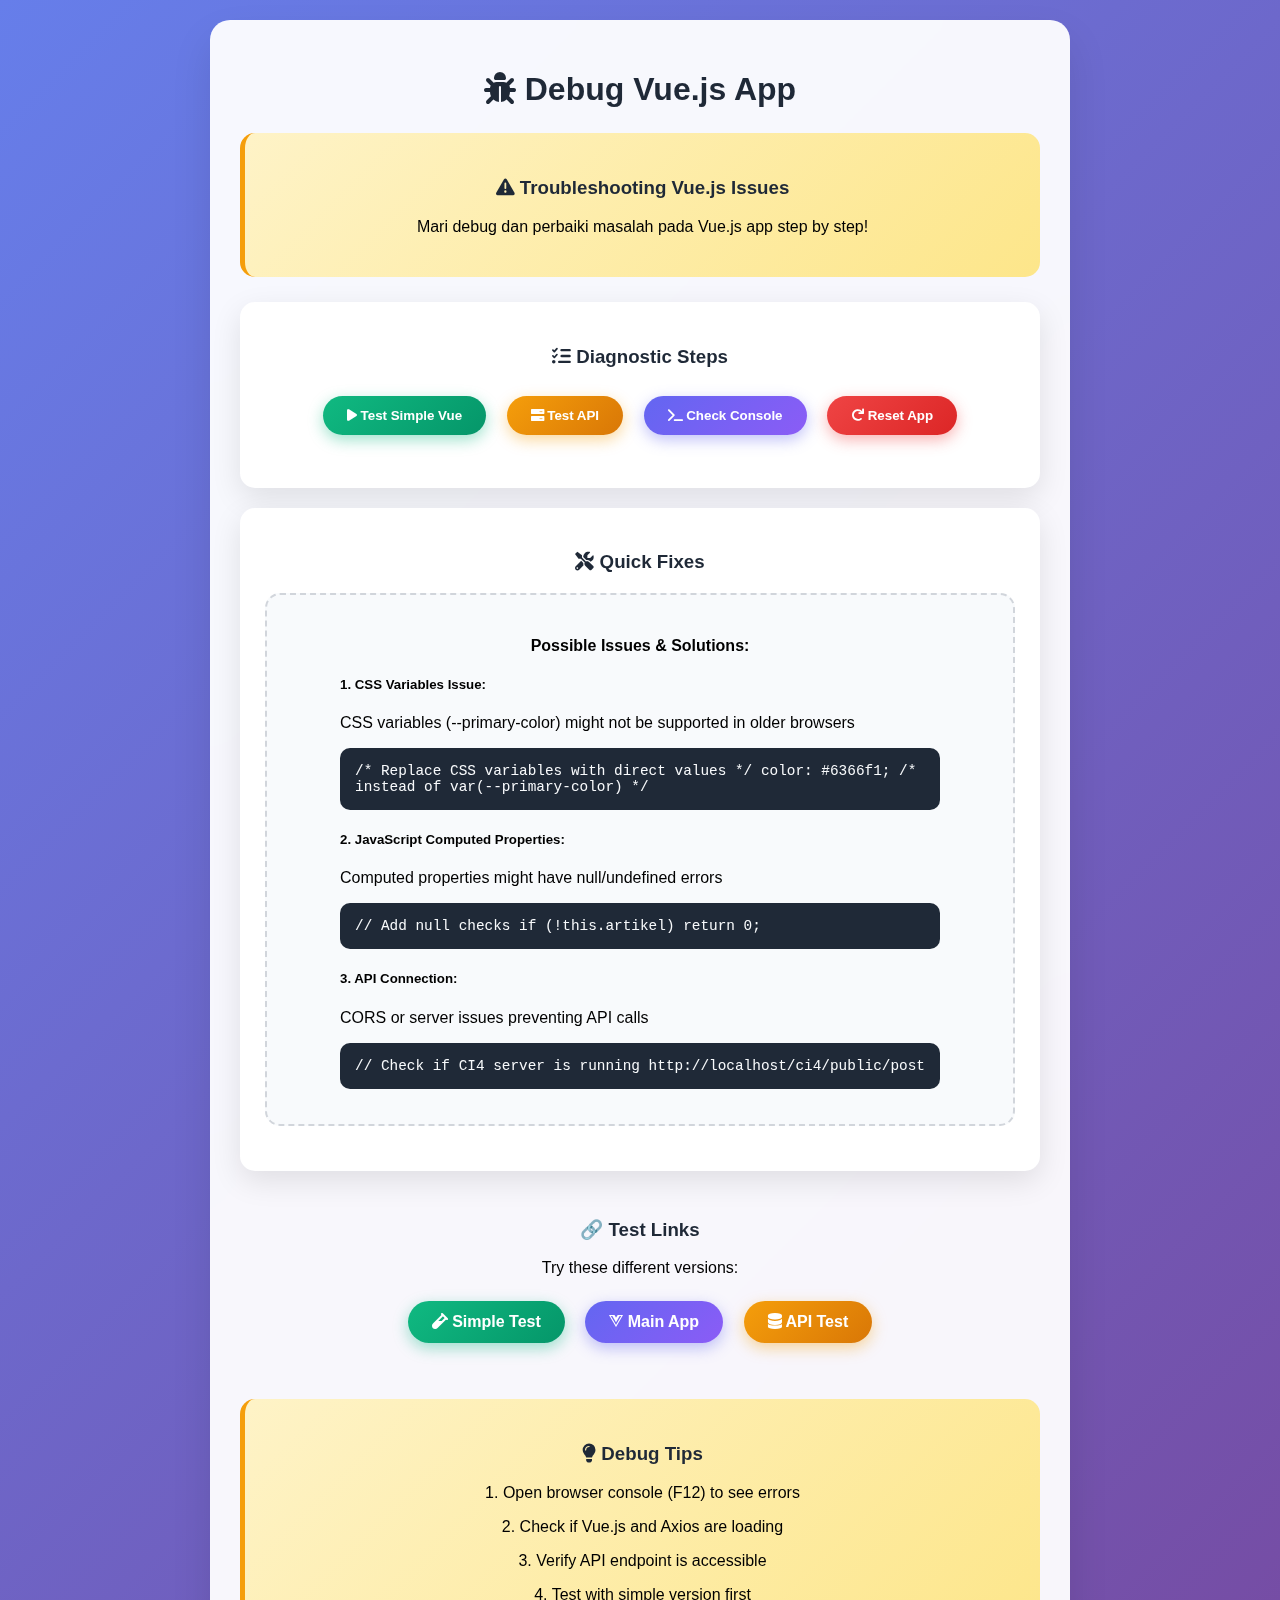
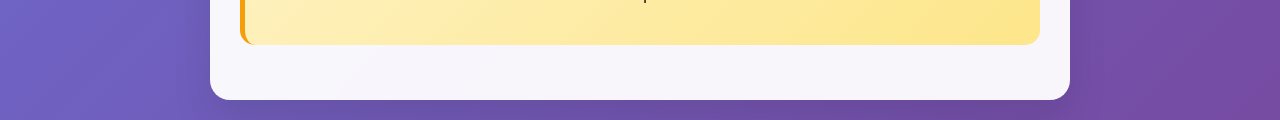
<file: debug-vuejs.html>
<!DOCTYPE html>
<html lang="en">
<head>
    <meta charset="UTF-8">
    <meta name="viewport" content="width=device-width, initial-scale=1.0">
    <title>🔧 Debug Vue.js App</title>
    <style>
        body { 
            font-family: 'Inter', sans-serif; 
            margin: 0; 
            background: linear-gradient(135deg, #667eea 0%, #764ba2 100%);
            min-height: 100vh;
            padding: 20px;
        }
        .container { 
            max-width: 800px; 
            margin: 0 auto; 
            background: rgba(255,255,255,0.95); 
            padding: 30px; 
            border-radius: 20px; 
            box-shadow: 0 20px 40px rgba(0,0,0,0.1);
            backdrop-filter: blur(10px);
        }
        .test-section { 
            background: white;
            border-radius: 15px;
            padding: 25px;
            margin: 20px 0;
            box-shadow: 0 10px 30px rgba(0,0,0,0.1);
        }
        .btn {
            display: inline-block;
            padding: 12px 24px;
            background: linear-gradient(135deg, #6366f1, #8b5cf6);
            color: white;
            text-decoration: none;
            border-radius: 50px;
            font-weight: 600;
            transition: all 0.3s ease;
            margin: 8px;
            box-shadow: 0 5px 15px rgba(99, 102, 241, 0.4);
            border: none;
            cursor: pointer;
        }
        .btn:hover {
            transform: translateY(-3px);
            box-shadow: 0 10px 25px rgba(99, 102, 241, 0.6);
        }
        .btn-success {
            background: linear-gradient(135deg, #10b981, #059669);
            box-shadow: 0 5px 15px rgba(16, 185, 129, 0.4);
        }
        .btn-warning {
            background: linear-gradient(135deg, #f59e0b, #d97706);
            box-shadow: 0 5px 15px rgba(245, 158, 11, 0.4);
        }
        .btn-danger {
            background: linear-gradient(135deg, #ef4444, #dc2626);
            box-shadow: 0 5px 15px rgba(239, 68, 68, 0.4);
        }
        h1, h2, h3 {
            color: #1f2937;
            text-align: center;
        }
        .highlight {
            background: linear-gradient(135deg, #fef3c7, #fde68a);
            padding: 25px;
            border-radius: 15px;
            border-left: 5px solid #f59e0b;
            margin: 25px 0;
            text-align: center;
        }
        .status {
            padding: 5px 15px;
            border-radius: 20px;
            font-size: 0.8rem;
            font-weight: 600;
            margin: 10px 5px;
            display: inline-block;
        }
        .status.success {
            background: #dcfce7;
            color: #166534;
        }
        .status.warning {
            background: #fef3c7;
            color: #92400e;
        }
        .status.error {
            background: #fee2e2;
            color: #991b1b;
        }
        .result-box {
            background: #f8fafc;
            border: 2px dashed #d1d5db;
            border-radius: 15px;
            padding: 20px;
            margin: 20px 0;
            text-align: center;
        }
        #test-results {
            margin-top: 20px;
        }
        .code-block {
            background: #1f2937;
            color: #f8fafc;
            padding: 15px;
            border-radius: 10px;
            font-family: 'Courier New', monospace;
            font-size: 0.9rem;
            overflow-x: auto;
            margin: 15px 0;
        }
    </style>
    <link href="https://cdnjs.cloudflare.com/ajax/libs/font-awesome/6.0.0/css/all.min.css" rel="stylesheet">
</head>
<body>
    <div class="container">
        <h1 style="margin-bottom: 1rem;">
            <i class="fas fa-bug"></i> Debug Vue.js App
        </h1>
        
        <div class="highlight">
            <h3><i class="fas fa-exclamation-triangle"></i> Troubleshooting Vue.js Issues</h3>
            <p>Mari debug dan perbaiki masalah pada Vue.js app step by step!</p>
        </div>

        <div class="test-section">
            <h3><i class="fas fa-list-check"></i> Diagnostic Steps</h3>
            
            <div style="text-align: center; margin: 20px 0;">
                <button onclick="testSimpleVue()" class="btn btn-success">
                    <i class="fas fa-play"></i> Test Simple Vue
                </button>
                <button onclick="testAPI()" class="btn btn-warning">
                    <i class="fas fa-server"></i> Test API
                </button>
                <button onclick="checkConsole()" class="btn">
                    <i class="fas fa-terminal"></i> Check Console
                </button>
                <button onclick="resetApp()" class="btn btn-danger">
                    <i class="fas fa-redo"></i> Reset App
                </button>
            </div>
            
            <div id="test-results"></div>
        </div>

        <div class="test-section">
            <h3><i class="fas fa-tools"></i> Quick Fixes</h3>
            
            <div class="result-box">
                <h4>Possible Issues & Solutions:</h4>
                <div style="text-align: left; max-width: 600px; margin: 0 auto;">
                    <h5>1. CSS Variables Issue:</h5>
                    <p>CSS variables (--primary-color) might not be supported in older browsers</p>
                    <div class="code-block">
                        /* Replace CSS variables with direct values */
                        color: #6366f1; /* instead of var(--primary-color) */
                    </div>
                    
                    <h5>2. JavaScript Computed Properties:</h5>
                    <p>Computed properties might have null/undefined errors</p>
                    <div class="code-block">
                        // Add null checks
                        if (!this.artikel) return 0;
                    </div>
                    
                    <h5>3. API Connection:</h5>
                    <p>CORS or server issues preventing API calls</p>
                    <div class="code-block">
                        // Check if CI4 server is running
                        http://localhost/ci4/public/post
                    </div>
                </div>
            </div>
        </div>

        <div style="text-align: center; margin: 3rem 0;">
            <h3>🔗 Test Links</h3>
            <p>Try these different versions:</p>
            
            <a href="http://localhost/lab8_vuejs/test-simple.html" target="_blank" class="btn btn-success">
                <i class="fas fa-vial"></i> Simple Test
            </a>
            
            <a href="http://localhost/lab8_vuejs/index.html" target="_blank" class="btn">
                <i class="fab fa-vuejs"></i> Main App
            </a>
            
            <a href="http://localhost/ci4/public/post" target="_blank" class="btn btn-warning">
                <i class="fas fa-database"></i> API Test
            </a>
        </div>

        <div class="highlight">
            <h3><i class="fas fa-lightbulb"></i> Debug Tips</h3>
            <p>1. Open browser console (F12) to see errors</p>
            <p>2. Check if Vue.js and Axios are loading</p>
            <p>3. Verify API endpoint is accessible</p>
            <p>4. Test with simple version first</p>
        </div>
    </div>

    <script>
        function testSimpleVue() {
            const resultsDiv = document.getElementById('test-results');
            resultsDiv.innerHTML = '<p><i class="fas fa-spinner fa-spin"></i> Testing simple Vue.js...</p>';
            
            // Test if Vue.js is available
            if (typeof Vue !== 'undefined') {
                resultsDiv.innerHTML = `
                    <div class="status success">✅ Vue.js is available</div>
                    <p>Opening simple test page...</p>
                `;
                window.open('http://localhost/lab8_vuejs/test-simple.html', '_blank');
            } else {
                resultsDiv.innerHTML = `
                    <div class="status error">❌ Vue.js not loaded</div>
                    <p>Vue.js library is not available. Check CDN connection.</p>
                `;
            }
        }

        function testAPI() {
            const resultsDiv = document.getElementById('test-results');
            resultsDiv.innerHTML = '<p><i class="fas fa-spinner fa-spin"></i> Testing API connection...</p>';
            
            fetch('http://localhost/ci4/public/post')
                .then(response => response.json())
                .then(data => {
                    resultsDiv.innerHTML = `
                        <div class="status success">✅ API is working</div>
                        <p>Found ${data.artikel ? data.artikel.length : 0} articles</p>
                        <div class="code-block">${JSON.stringify(data, null, 2).substring(0, 200)}...</div>
                    `;
                })
                .catch(error => {
                    resultsDiv.innerHTML = `
                        <div class="status error">❌ API Error</div>
                        <p>Error: ${error.message}</p>
                        <p>Make sure CI4 server is running on localhost</p>
                    `;
                });
        }

        function checkConsole() {
            const resultsDiv = document.getElementById('test-results');
            resultsDiv.innerHTML = `
                <div class="status warning">⚠️ Check Browser Console</div>
                <p>Press F12 to open Developer Tools and check the Console tab for errors.</p>
                <p>Common errors to look for:</p>
                <ul style="text-align: left; max-width: 500px; margin: 0 auto;">
                    <li>Vue.js not loaded</li>
                    <li>Axios not loaded</li>
                    <li>CSS parsing errors</li>
                    <li>JavaScript syntax errors</li>
                    <li>CORS errors</li>
                </ul>
            `;
        }

        function resetApp() {
            const resultsDiv = document.getElementById('test-results');
            resultsDiv.innerHTML = `
                <div class="status warning">🔄 Resetting App</div>
                <p>Try these steps:</p>
                <ol style="text-align: left; max-width: 500px; margin: 0 auto;">
                    <li>Clear browser cache (Ctrl+F5)</li>
                    <li>Check if CI4 server is running</li>
                    <li>Test simple version first</li>
                    <li>Check browser console for errors</li>
                    <li>Verify all CDN links are working</li>
                </ol>
            `;
        }
    </script>
</body>
</html>
</file>
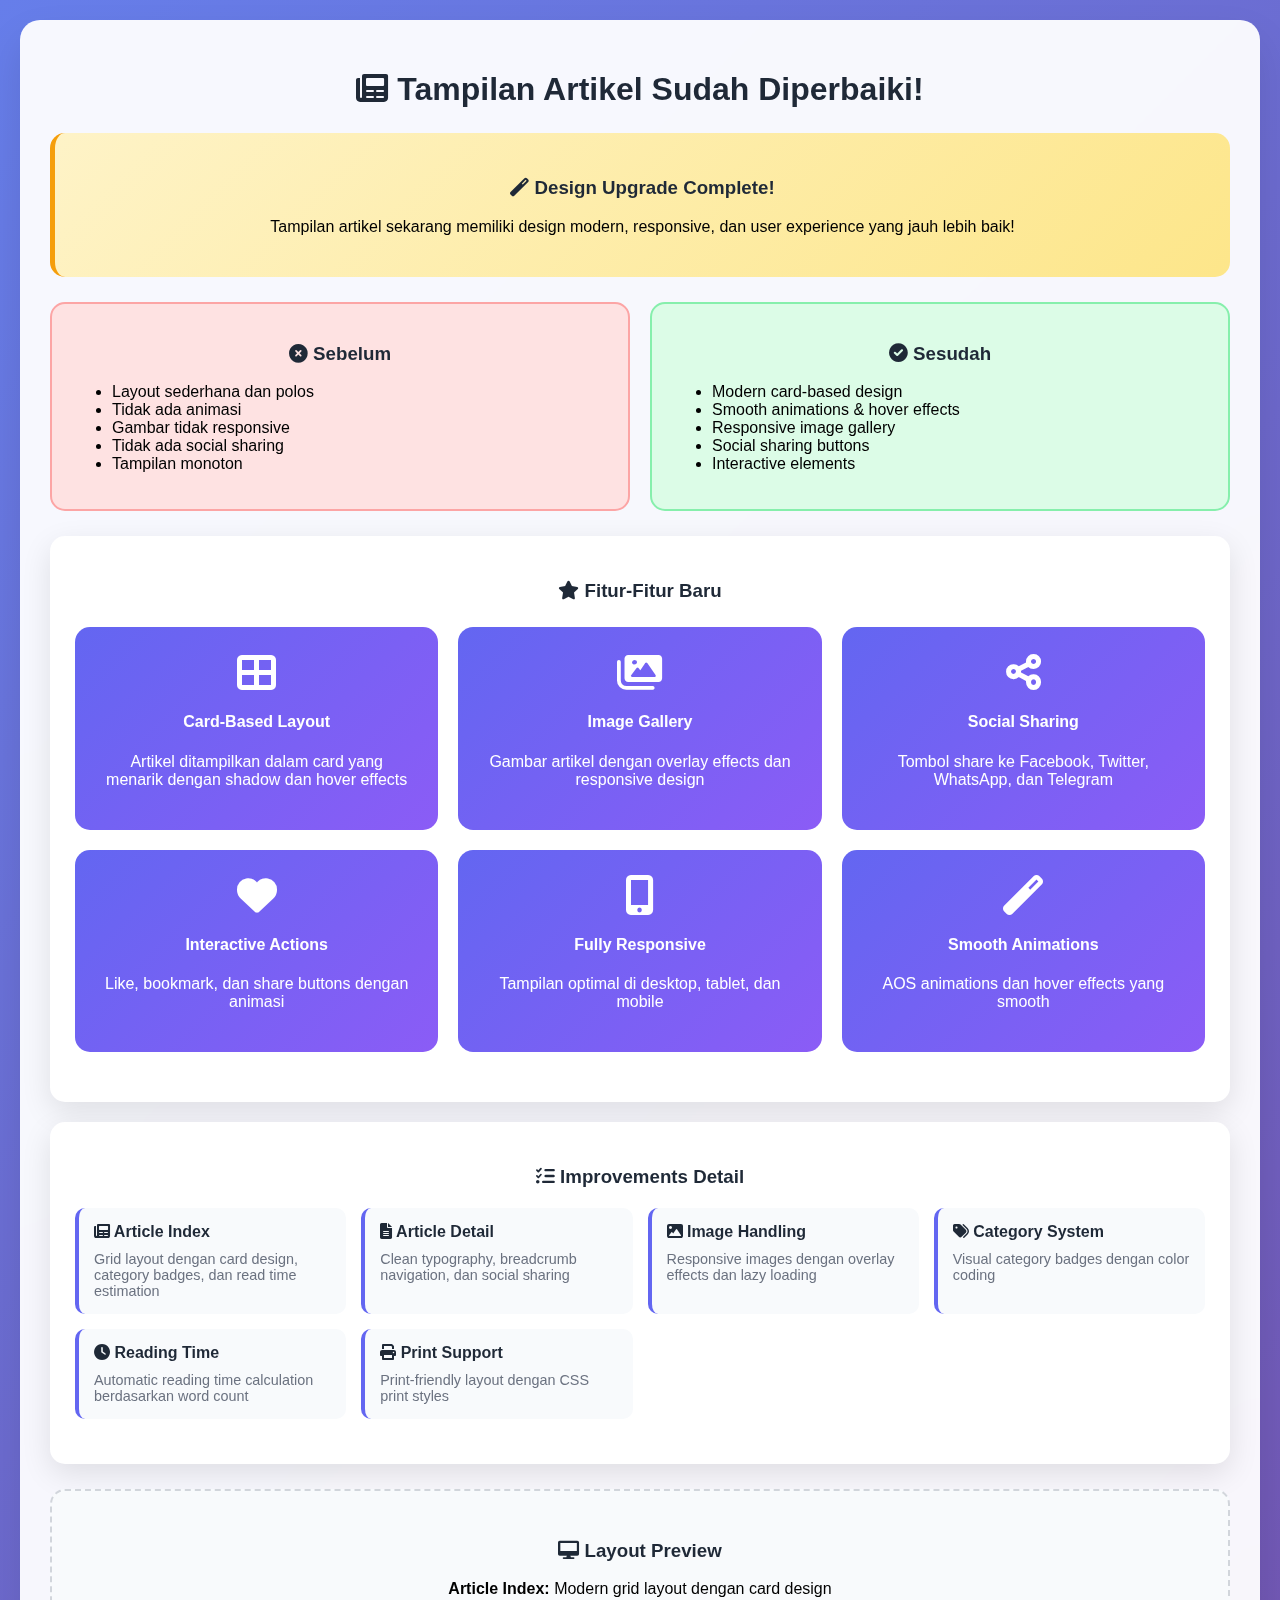
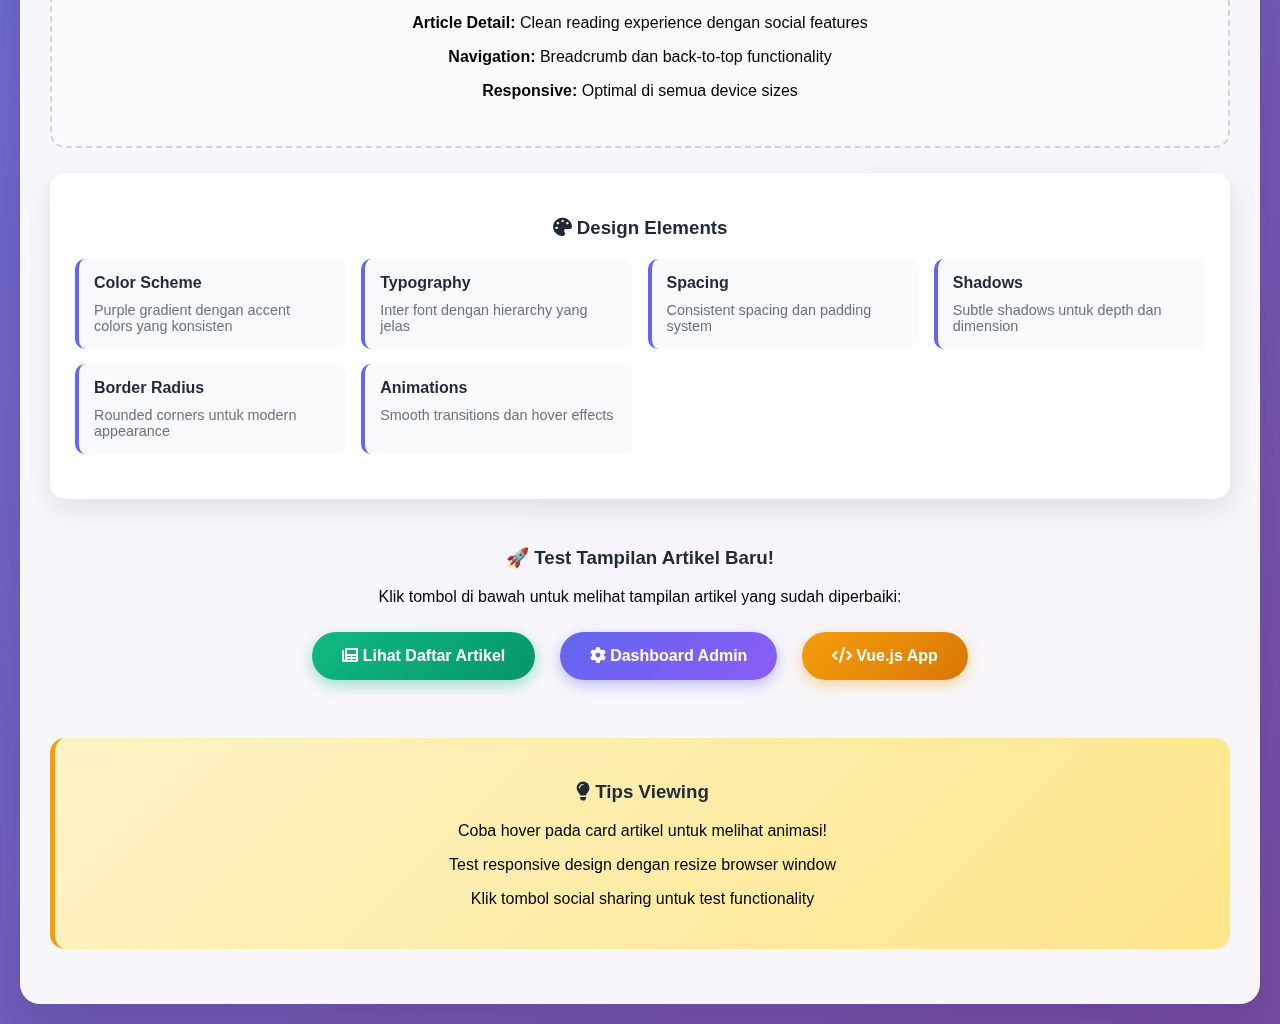
<file: preview-artikel.html>
<!DOCTYPE html>
<html lang="en">
<head>
    <meta charset="UTF-8">
    <meta name="viewport" content="width=device-width, initial-scale=1.0">
    <title>🎨 Preview Tampilan Artikel Baru</title>
    <style>
        body { 
            font-family: 'Inter', sans-serif; 
            margin: 0; 
            background: linear-gradient(135deg, #667eea 0%, #764ba2 100%);
            min-height: 100vh;
            padding: 20px;
        }
        .container { 
            max-width: 1200px; 
            margin: 0 auto; 
            background: rgba(255,255,255,0.95); 
            padding: 30px; 
            border-radius: 20px; 
            box-shadow: 0 20px 40px rgba(0,0,0,0.1);
            backdrop-filter: blur(10px);
        }
        .preview-section { 
            background: white;
            border-radius: 15px;
            padding: 25px;
            margin: 20px 0;
            box-shadow: 0 10px 30px rgba(0,0,0,0.1);
        }
        .feature-grid {
            display: grid;
            grid-template-columns: repeat(auto-fit, minmax(300px, 1fr));
            gap: 20px;
            margin: 25px 0;
        }
        .feature-card {
            background: linear-gradient(135deg, #6366f1, #8b5cf6);
            color: white;
            padding: 25px;
            border-radius: 15px;
            text-align: center;
            transition: transform 0.3s ease;
        }
        .feature-card:hover {
            transform: translateY(-5px);
        }
        .feature-card i {
            font-size: 2.5rem;
            margin-bottom: 15px;
            display: block;
        }
        .btn {
            display: inline-block;
            padding: 15px 30px;
            background: linear-gradient(135deg, #6366f1, #8b5cf6);
            color: white;
            text-decoration: none;
            border-radius: 50px;
            font-weight: 600;
            transition: all 0.3s ease;
            margin: 10px;
            box-shadow: 0 5px 15px rgba(99, 102, 241, 0.4);
        }
        .btn:hover {
            transform: translateY(-3px);
            box-shadow: 0 10px 25px rgba(99, 102, 241, 0.6);
        }
        .btn-success {
            background: linear-gradient(135deg, #10b981, #059669);
            box-shadow: 0 5px 15px rgba(16, 185, 129, 0.4);
        }
        .btn-warning {
            background: linear-gradient(135deg, #f59e0b, #d97706);
            box-shadow: 0 5px 15px rgba(245, 158, 11, 0.4);
        }
        h1, h2, h3 {
            color: #1f2937;
            text-align: center;
        }
        .highlight {
            background: linear-gradient(135deg, #fef3c7, #fde68a);
            padding: 25px;
            border-radius: 15px;
            border-left: 5px solid #f59e0b;
            margin: 25px 0;
            text-align: center;
        }
        .comparison {
            display: grid;
            grid-template-columns: 1fr 1fr;
            gap: 20px;
            margin: 25px 0;
        }
        .before, .after {
            padding: 20px;
            border-radius: 15px;
            text-align: center;
        }
        .before {
            background: #fee2e2;
            border: 2px solid #fca5a5;
        }
        .after {
            background: #dcfce7;
            border: 2px solid #86efac;
        }
        .mockup {
            background: #f8fafc;
            border: 2px dashed #d1d5db;
            border-radius: 15px;
            padding: 30px;
            margin: 25px 0;
            text-align: center;
        }
        .mockup img {
            max-width: 100%;
            border-radius: 10px;
            box-shadow: 0 10px 20px rgba(0,0,0,0.1);
        }
        .features-list {
            display: grid;
            grid-template-columns: repeat(auto-fit, minmax(250px, 1fr));
            gap: 15px;
            margin: 20px 0;
        }
        .feature-item {
            background: #f8fafc;
            padding: 15px;
            border-radius: 10px;
            border-left: 4px solid #6366f1;
        }
        .feature-item h4 {
            margin: 0 0 10px 0;
            color: #1f2937;
        }
        .feature-item p {
            margin: 0;
            color: #6b7280;
            font-size: 0.9rem;
        }
        @media (max-width: 768px) {
            .comparison {
                grid-template-columns: 1fr;
            }
            .container {
                margin: 10px;
                padding: 20px;
            }
        }
    </style>
    <link href="https://cdnjs.cloudflare.com/ajax/libs/font-awesome/6.0.0/css/all.min.css" rel="stylesheet">
</head>
<body>
    <div class="container">
        <h1 style="margin-bottom: 1rem;">
            <i class="fas fa-newspaper"></i> Tampilan Artikel Sudah Diperbaiki!
        </h1>
        
        <div class="highlight">
            <h3><i class="fas fa-magic"></i> Design Upgrade Complete!</h3>
            <p>Tampilan artikel sekarang memiliki design modern, responsive, dan user experience yang jauh lebih baik!</p>
        </div>

        <div class="comparison">
            <div class="before">
                <h3><i class="fas fa-times-circle"></i> Sebelum</h3>
                <ul style="text-align: left;">
                    <li>Layout sederhana dan polos</li>
                    <li>Tidak ada animasi</li>
                    <li>Gambar tidak responsive</li>
                    <li>Tidak ada social sharing</li>
                    <li>Tampilan monoton</li>
                </ul>
            </div>
            <div class="after">
                <h3><i class="fas fa-check-circle"></i> Sesudah</h3>
                <ul style="text-align: left;">
                    <li>Modern card-based design</li>
                    <li>Smooth animations & hover effects</li>
                    <li>Responsive image gallery</li>
                    <li>Social sharing buttons</li>
                    <li>Interactive elements</li>
                </ul>
            </div>
        </div>

        <div class="preview-section">
            <h3><i class="fas fa-star"></i> Fitur-Fitur Baru</h3>
            
            <div class="feature-grid">
                <div class="feature-card">
                    <i class="fas fa-th-large"></i>
                    <h4>Card-Based Layout</h4>
                    <p>Artikel ditampilkan dalam card yang menarik dengan shadow dan hover effects</p>
                </div>
                <div class="feature-card">
                    <i class="fas fa-images"></i>
                    <h4>Image Gallery</h4>
                    <p>Gambar artikel dengan overlay effects dan responsive design</p>
                </div>
                <div class="feature-card">
                    <i class="fas fa-share-alt"></i>
                    <h4>Social Sharing</h4>
                    <p>Tombol share ke Facebook, Twitter, WhatsApp, dan Telegram</p>
                </div>
                <div class="feature-card">
                    <i class="fas fa-heart"></i>
                    <h4>Interactive Actions</h4>
                    <p>Like, bookmark, dan share buttons dengan animasi</p>
                </div>
                <div class="feature-card">
                    <i class="fas fa-mobile-alt"></i>
                    <h4>Fully Responsive</h4>
                    <p>Tampilan optimal di desktop, tablet, dan mobile</p>
                </div>
                <div class="feature-card">
                    <i class="fas fa-magic"></i>
                    <h4>Smooth Animations</h4>
                    <p>AOS animations dan hover effects yang smooth</p>
                </div>
            </div>
        </div>

        <div class="preview-section">
            <h3><i class="fas fa-list-check"></i> Improvements Detail</h3>
            
            <div class="features-list">
                <div class="feature-item">
                    <h4><i class="fas fa-newspaper"></i> Article Index</h4>
                    <p>Grid layout dengan card design, category badges, dan read time estimation</p>
                </div>
                <div class="feature-item">
                    <h4><i class="fas fa-file-alt"></i> Article Detail</h4>
                    <p>Clean typography, breadcrumb navigation, dan social sharing</p>
                </div>
                <div class="feature-item">
                    <h4><i class="fas fa-image"></i> Image Handling</h4>
                    <p>Responsive images dengan overlay effects dan lazy loading</p>
                </div>
                <div class="feature-item">
                    <h4><i class="fas fa-tags"></i> Category System</h4>
                    <p>Visual category badges dengan color coding</p>
                </div>
                <div class="feature-item">
                    <h4><i class="fas fa-clock"></i> Reading Time</h4>
                    <p>Automatic reading time calculation berdasarkan word count</p>
                </div>
                <div class="feature-item">
                    <h4><i class="fas fa-print"></i> Print Support</h4>
                    <p>Print-friendly layout dengan CSS print styles</p>
                </div>
            </div>
        </div>

        <div class="mockup">
            <h3><i class="fas fa-desktop"></i> Layout Preview</h3>
            <p><strong>Article Index:</strong> Modern grid layout dengan card design</p>
            <p><strong>Article Detail:</strong> Clean reading experience dengan social features</p>
            <p><strong>Navigation:</strong> Breadcrumb dan back-to-top functionality</p>
            <p><strong>Responsive:</strong> Optimal di semua device sizes</p>
        </div>

        <div class="preview-section">
            <h3><i class="fas fa-palette"></i> Design Elements</h3>
            <div class="features-list">
                <div class="feature-item">
                    <h4>Color Scheme</h4>
                    <p>Purple gradient dengan accent colors yang konsisten</p>
                </div>
                <div class="feature-item">
                    <h4>Typography</h4>
                    <p>Inter font dengan hierarchy yang jelas</p>
                </div>
                <div class="feature-item">
                    <h4>Spacing</h4>
                    <p>Consistent spacing dan padding system</p>
                </div>
                <div class="feature-item">
                    <h4>Shadows</h4>
                    <p>Subtle shadows untuk depth dan dimension</p>
                </div>
                <div class="feature-item">
                    <h4>Border Radius</h4>
                    <p>Rounded corners untuk modern appearance</p>
                </div>
                <div class="feature-item">
                    <h4>Animations</h4>
                    <p>Smooth transitions dan hover effects</p>
                </div>
            </div>
        </div>

        <div style="text-align: center; margin: 3rem 0;">
            <h3>🚀 Test Tampilan Artikel Baru!</h3>
            <p>Klik tombol di bawah untuk melihat tampilan artikel yang sudah diperbaiki:</p>
            
            <a href="http://localhost/ci4/public/artikel" target="_blank" class="btn btn-success">
                <i class="fas fa-newspaper"></i> Lihat Daftar Artikel
            </a>
            
            <a href="http://localhost/ci4/public/admin/artikel" target="_blank" class="btn">
                <i class="fas fa-cog"></i> Dashboard Admin
            </a>
            
            <a href="http://localhost/lab8_vuejs/index.html" target="_blank" class="btn btn-warning">
                <i class="fas fa-code"></i> Vue.js App
            </a>
        </div>

        <div class="highlight">
            <h3><i class="fas fa-lightbulb"></i> Tips Viewing</h3>
            <p>Coba hover pada card artikel untuk melihat animasi!</p>
            <p>Test responsive design dengan resize browser window</p>
            <p>Klik tombol social sharing untuk test functionality</p>
        </div>
    </div>
</body>
</html>
</file>
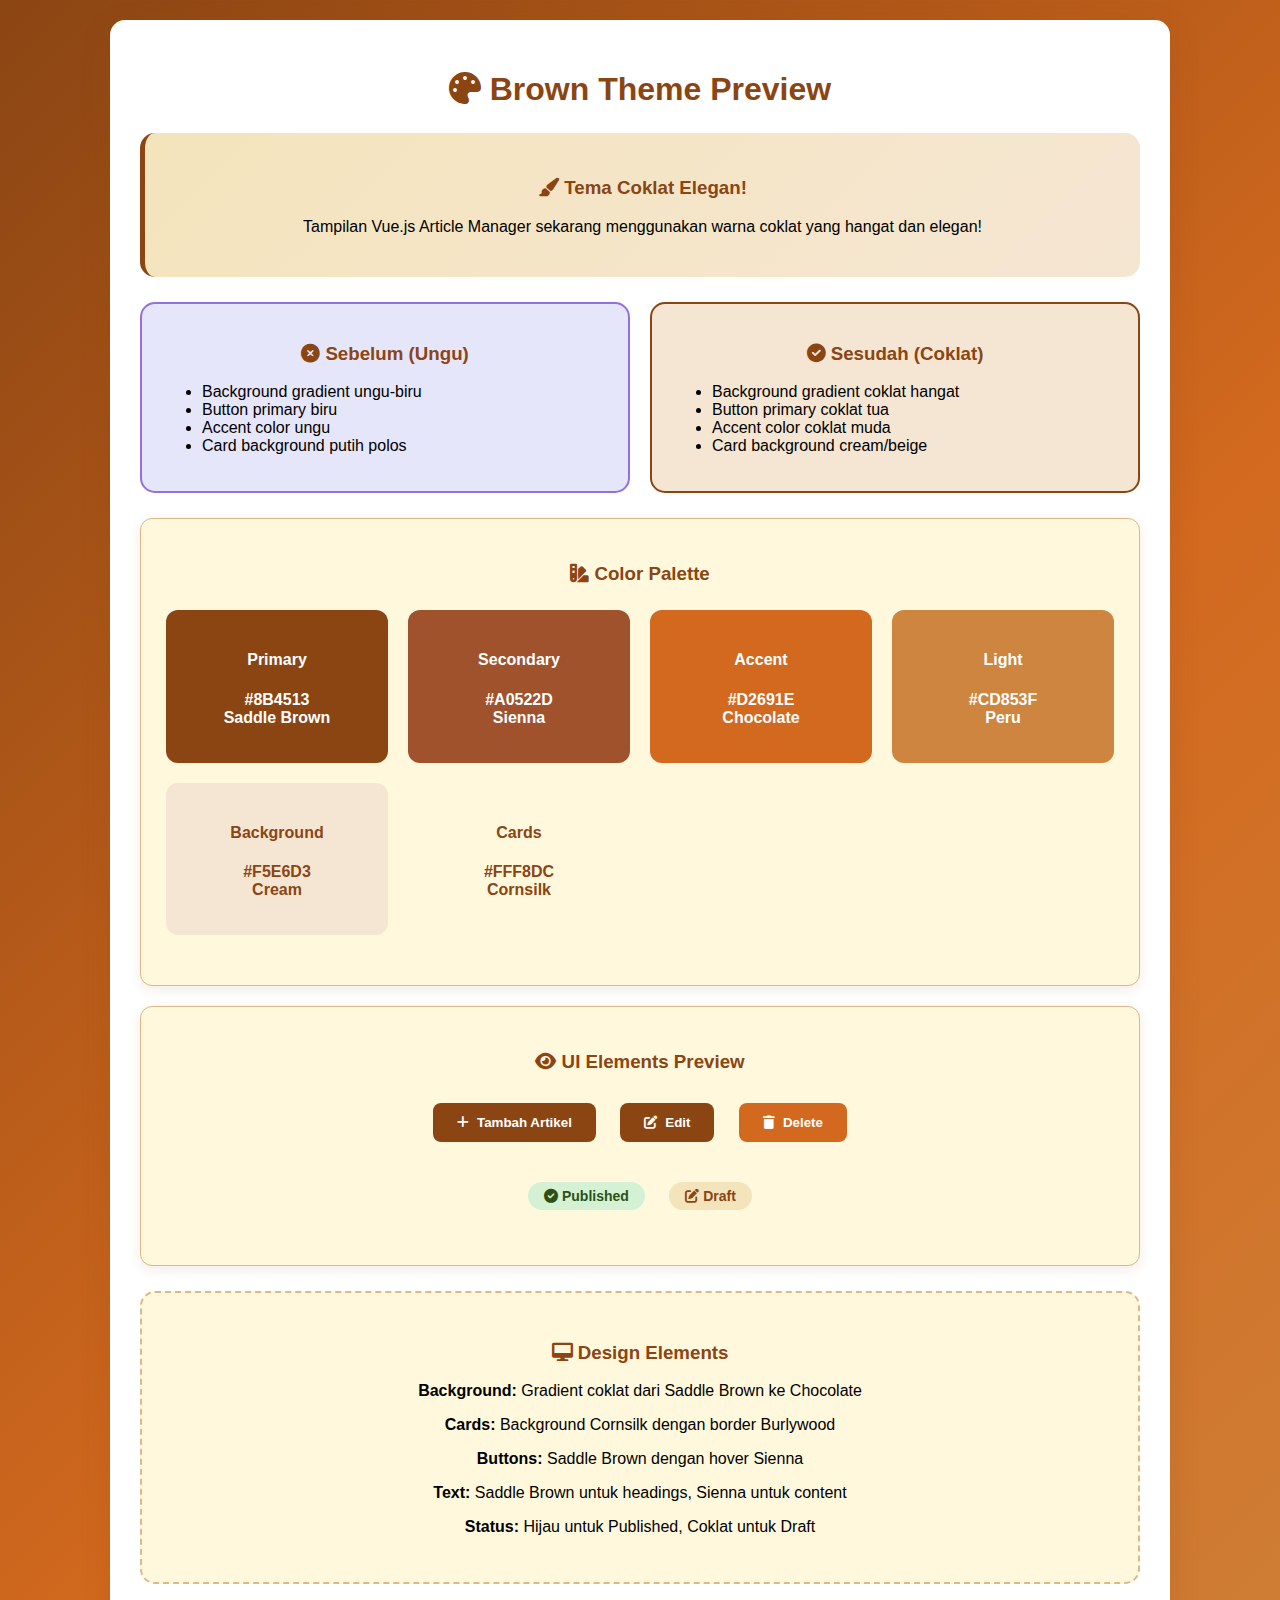
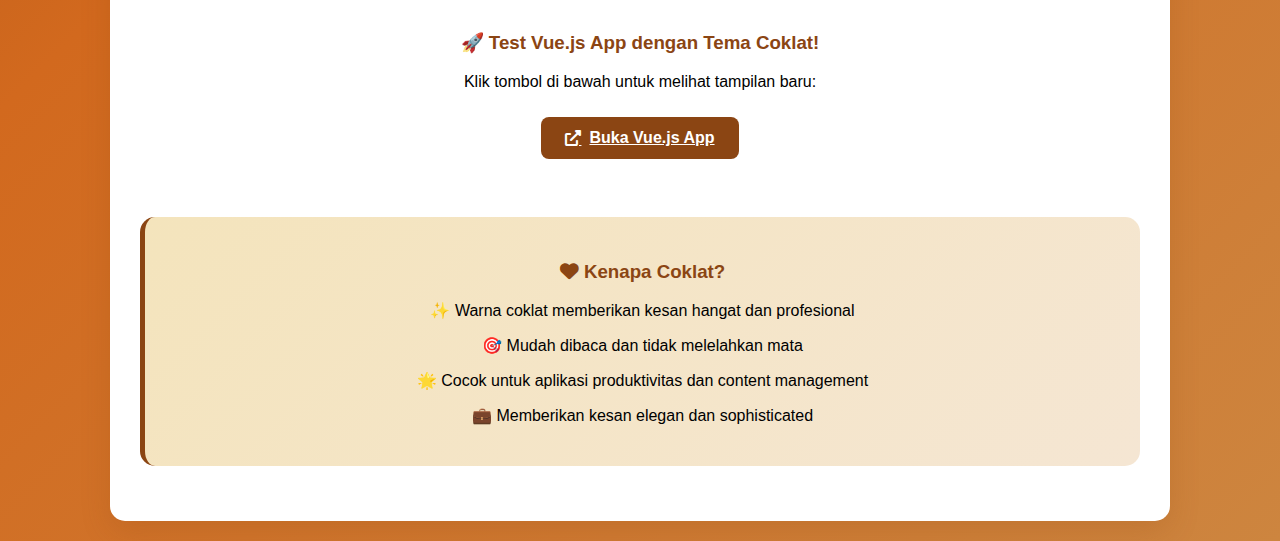
<file: preview-brown-theme.html>
<!DOCTYPE html>
<html lang="en">
<head>
    <meta charset="UTF-8">
    <meta name="viewport" content="width=device-width, initial-scale=1.0">
    <title>🎨 Preview Brown Theme</title>
    <style>
        body { 
            font-family: 'Arial', sans-serif; 
            margin: 0; 
            background: linear-gradient(135deg, #8B4513 0%, #D2691E 50%, #CD853F 100%);
            min-height: 100vh;
            padding: 20px;
        }
        .container { 
            max-width: 1000px; 
            margin: 0 auto; 
            background: white; 
            padding: 30px; 
            border-radius: 15px; 
            box-shadow: 0 10px 30px rgba(139, 69, 19, 0.2);
        }
        .preview-section { 
            background: #FFF8DC;
            border-radius: 12px;
            padding: 25px;
            margin: 20px 0;
            box-shadow: 0 4px 12px rgba(139, 69, 19, 0.1);
            border: 1px solid #DEB887;
        }
        .color-palette {
            display: grid;
            grid-template-columns: repeat(auto-fit, minmax(200px, 1fr));
            gap: 20px;
            margin: 25px 0;
        }
        .color-card {
            text-align: center;
            padding: 20px;
            border-radius: 12px;
            color: white;
            font-weight: bold;
        }
        .color-primary { background: #8B4513; }
        .color-secondary { background: #A0522D; }
        .color-accent { background: #D2691E; }
        .color-light { background: #CD853F; }
        .color-cream { background: #F5E6D3; color: #8B4513; }
        .color-beige { background: #FFF8DC; color: #8B4513; }
        
        .btn {
            background: #8B4513;
            color: white;
            border: none;
            padding: 12px 24px;
            border-radius: 8px;
            cursor: pointer;
            font-weight: 600;
            margin: 10px;
            transition: all 0.3s ease;
            display: inline-flex;
            align-items: center;
            gap: 8px;
        }
        .btn:hover {
            background: #A0522D;
            transform: translateY(-2px);
        }
        .btn-danger {
            background: #D2691E;
        }
        .btn-danger:hover {
            background: #B8860B;
        }
        h1, h2, h3 {
            color: #8B4513;
            text-align: center;
        }
        .highlight {
            background: linear-gradient(135deg, #F4E4BC, #F5E6D3);
            padding: 25px;
            border-radius: 15px;
            border-left: 5px solid #8B4513;
            margin: 25px 0;
            text-align: center;
        }
        .comparison {
            display: grid;
            grid-template-columns: 1fr 1fr;
            gap: 20px;
            margin: 25px 0;
        }
        .before, .after {
            padding: 20px;
            border-radius: 15px;
            text-align: center;
        }
        .before {
            background: #E6E6FA;
            border: 2px solid #9370DB;
        }
        .after {
            background: #F5E6D3;
            border: 2px solid #8B4513;
        }
        .mockup {
            background: #FFF8DC;
            border: 2px dashed #DEB887;
            border-radius: 15px;
            padding: 30px;
            margin: 25px 0;
            text-align: center;
        }
        .status-demo {
            display: inline-block;
            padding: 6px 16px;
            border-radius: 20px;
            font-size: 14px;
            font-weight: 600;
            margin: 10px;
        }
        .status-published {
            background: #D4F1D4;
            color: #2D5016;
        }
        .status-draft {
            background: #F4E4BC;
            color: #8B4513;
        }
        @media (max-width: 768px) {
            .comparison {
                grid-template-columns: 1fr;
            }
            .container {
                margin: 10px;
                padding: 20px;
            }
        }
    </style>
    <link href="https://cdnjs.cloudflare.com/ajax/libs/font-awesome/6.0.0/css/all.min.css" rel="stylesheet">
</head>
<body>
    <div class="container">
        <h1 style="margin-bottom: 1rem;">
            <i class="fas fa-palette"></i> Brown Theme Preview
        </h1>
        
        <div class="highlight">
            <h3><i class="fas fa-paint-brush"></i> Tema Coklat Elegan!</h3>
            <p>Tampilan Vue.js Article Manager sekarang menggunakan warna coklat yang hangat dan elegan!</p>
        </div>

        <div class="comparison">
            <div class="before">
                <h3><i class="fas fa-times-circle"></i> Sebelum (Ungu)</h3>
                <ul style="text-align: left;">
                    <li>Background gradient ungu-biru</li>
                    <li>Button primary biru</li>
                    <li>Accent color ungu</li>
                    <li>Card background putih polos</li>
                </ul>
            </div>
            <div class="after">
                <h3><i class="fas fa-check-circle"></i> Sesudah (Coklat)</h3>
                <ul style="text-align: left;">
                    <li>Background gradient coklat hangat</li>
                    <li>Button primary coklat tua</li>
                    <li>Accent color coklat muda</li>
                    <li>Card background cream/beige</li>
                </ul>
            </div>
        </div>

        <div class="preview-section">
            <h3><i class="fas fa-swatchbook"></i> Color Palette</h3>
            
            <div class="color-palette">
                <div class="color-card color-primary">
                    <h4>Primary</h4>
                    <p>#8B4513<br>Saddle Brown</p>
                </div>
                <div class="color-card color-secondary">
                    <h4>Secondary</h4>
                    <p>#A0522D<br>Sienna</p>
                </div>
                <div class="color-card color-accent">
                    <h4>Accent</h4>
                    <p>#D2691E<br>Chocolate</p>
                </div>
                <div class="color-card color-light">
                    <h4>Light</h4>
                    <p>#CD853F<br>Peru</p>
                </div>
                <div class="color-card color-cream">
                    <h4>Background</h4>
                    <p>#F5E6D3<br>Cream</p>
                </div>
                <div class="color-card color-beige">
                    <h4>Cards</h4>
                    <p>#FFF8DC<br>Cornsilk</p>
                </div>
            </div>
        </div>

        <div class="preview-section">
            <h3><i class="fas fa-eye"></i> UI Elements Preview</h3>
            
            <div style="text-align: center; margin: 20px 0;">
                <button class="btn">
                    <i class="fas fa-plus"></i> Tambah Artikel
                </button>
                <button class="btn">
                    <i class="fas fa-edit"></i> Edit
                </button>
                <button class="btn btn-danger">
                    <i class="fas fa-trash"></i> Delete
                </button>
            </div>
            
            <div style="text-align: center; margin: 20px 0;">
                <span class="status-demo status-published">
                    <i class="fas fa-check-circle"></i> Published
                </span>
                <span class="status-demo status-draft">
                    <i class="fas fa-edit"></i> Draft
                </span>
            </div>
        </div>

        <div class="mockup">
            <h3><i class="fas fa-desktop"></i> Design Elements</h3>
            <p><strong>Background:</strong> Gradient coklat dari Saddle Brown ke Chocolate</p>
            <p><strong>Cards:</strong> Background Cornsilk dengan border Burlywood</p>
            <p><strong>Buttons:</strong> Saddle Brown dengan hover Sienna</p>
            <p><strong>Text:</strong> Saddle Brown untuk headings, Sienna untuk content</p>
            <p><strong>Status:</strong> Hijau untuk Published, Coklat untuk Draft</p>
        </div>

        <div style="text-align: center; margin: 3rem 0;">
            <h3>🚀 Test Vue.js App dengan Tema Coklat!</h3>
            <p>Klik tombol di bawah untuk melihat tampilan baru:</p>
            
            <a href="http://localhost/lab8_vuejs/index.html" target="_blank" class="btn">
                <i class="fas fa-external-link-alt"></i> Buka Vue.js App
            </a>
        </div>

        <div class="highlight">
            <h3><i class="fas fa-heart"></i> Kenapa Coklat?</h3>
            <p>✨ Warna coklat memberikan kesan hangat dan profesional</p>
            <p>🎯 Mudah dibaca dan tidak melelahkan mata</p>
            <p>🌟 Cocok untuk aplikasi produktivitas dan content management</p>
            <p>💼 Memberikan kesan elegan dan sophisticated</p>
        </div>
    </div>
</body>
</html>
</file>
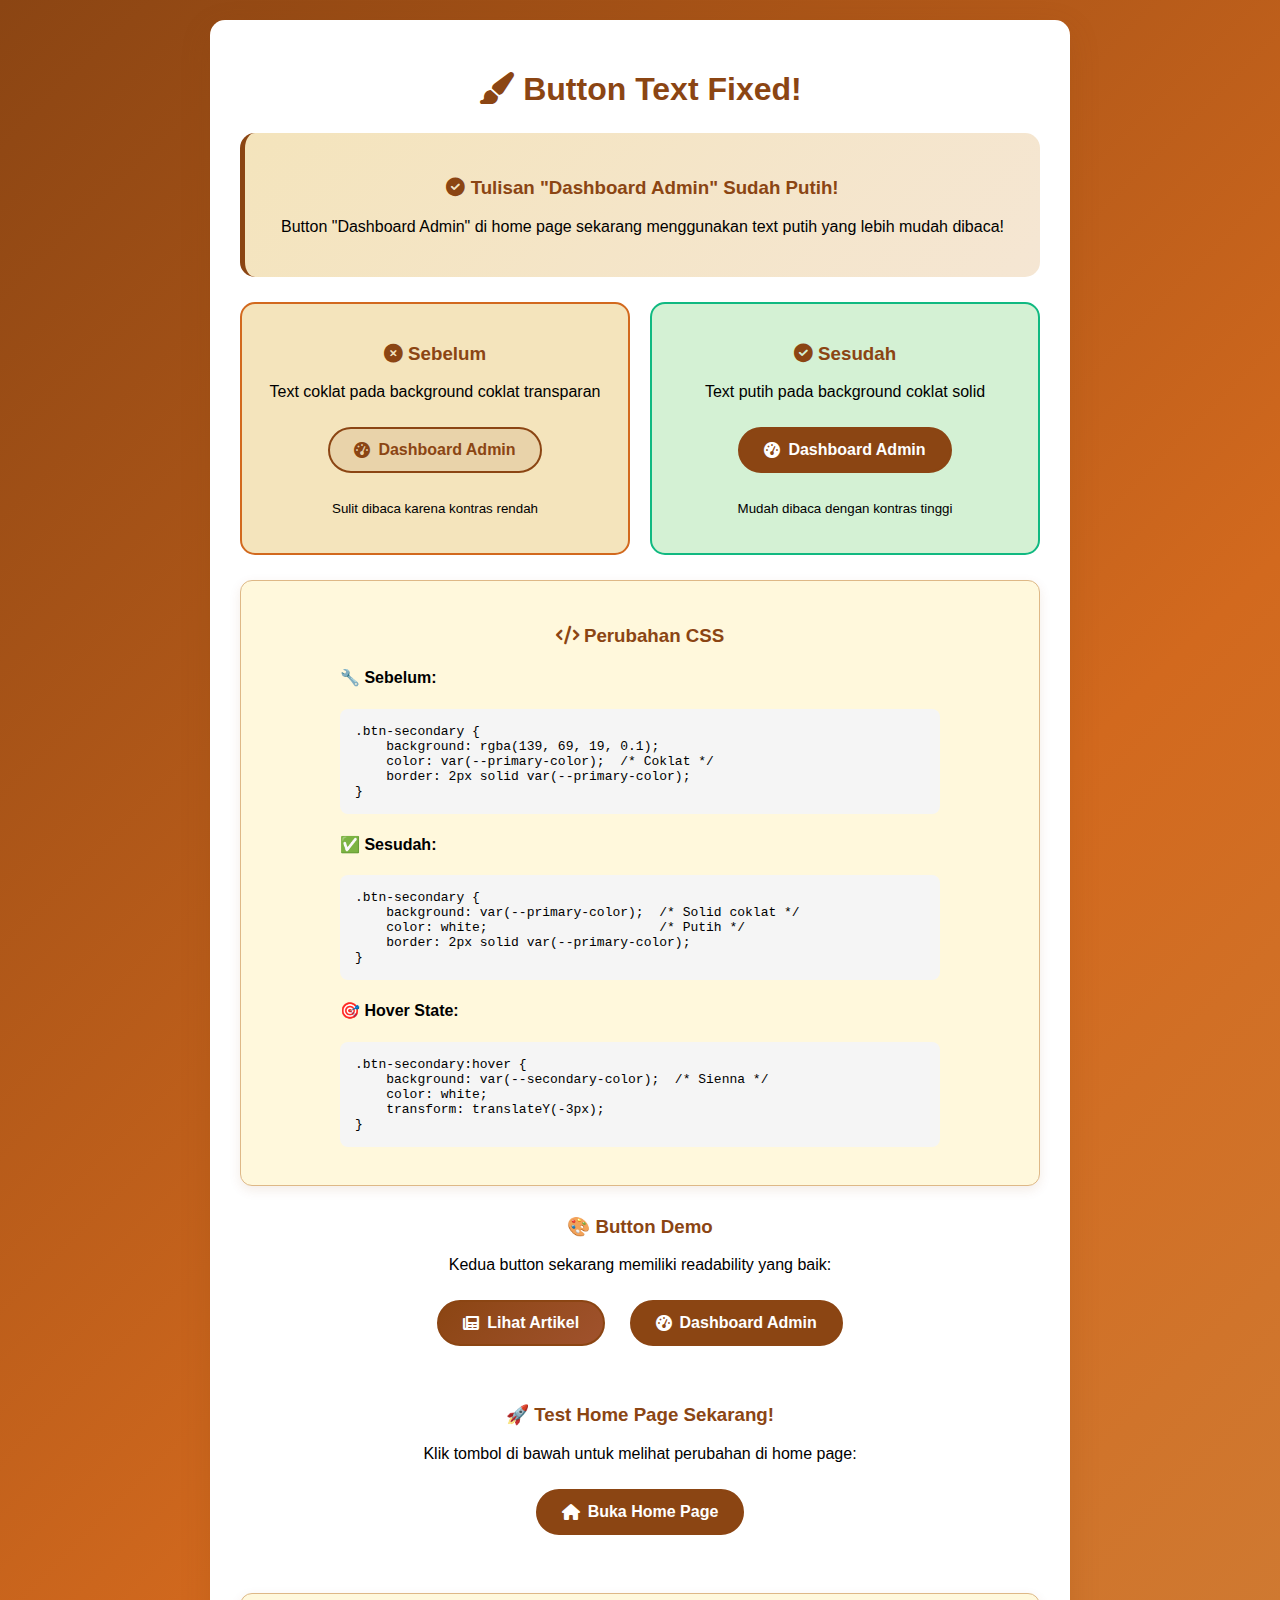
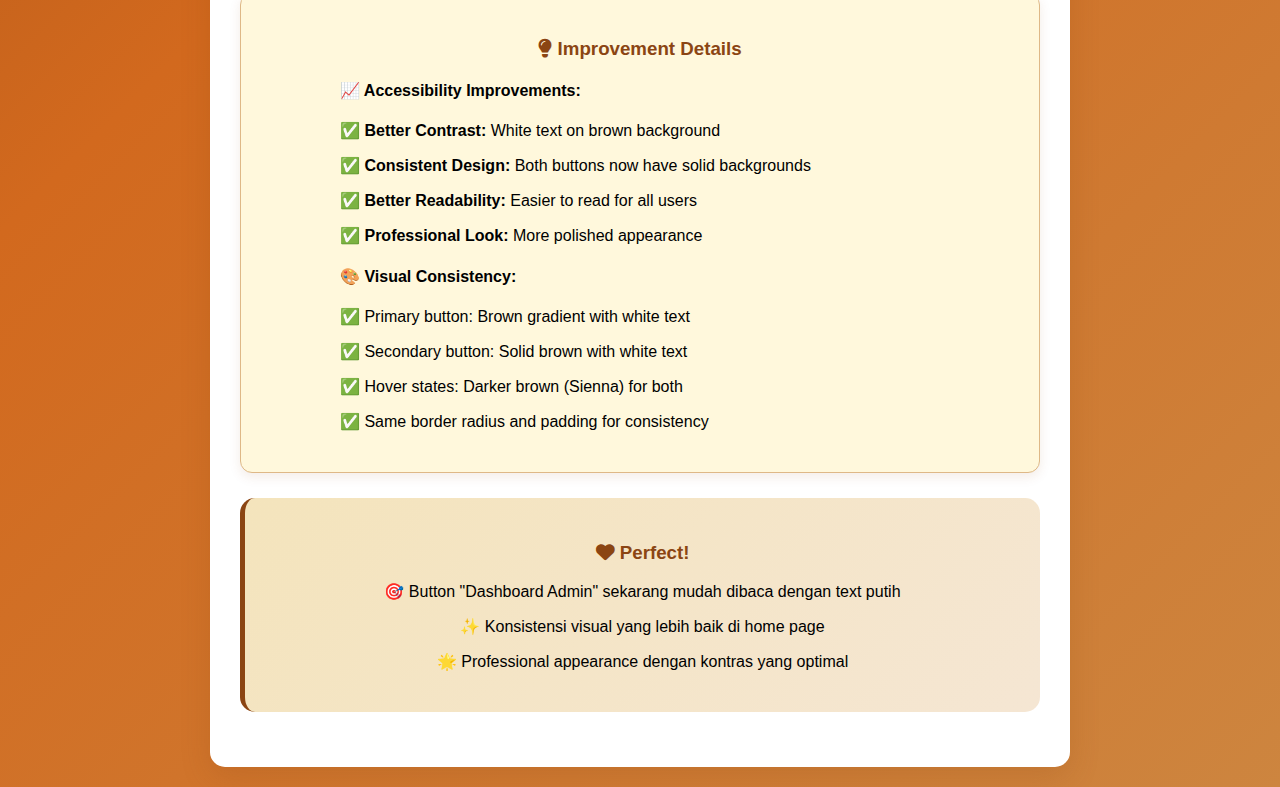
<file: preview-button-fix.html>
<!DOCTYPE html>
<html lang="en">
<head>
    <meta charset="UTF-8">
    <meta name="viewport" content="width=device-width, initial-scale=1.0">
    <title>🔧 Button Text Fix</title>
    <style>
        body { 
            font-family: 'Arial', sans-serif; 
            margin: 0; 
            background: linear-gradient(135deg, #8B4513 0%, #D2691E 50%, #CD853F 100%);
            min-height: 100vh;
            padding: 20px;
        }
        .container { 
            max-width: 800px; 
            margin: 0 auto; 
            background: white; 
            padding: 30px; 
            border-radius: 15px; 
            box-shadow: 0 10px 30px rgba(139, 69, 19, 0.2);
        }
        .preview-section { 
            background: #FFF8DC;
            border-radius: 12px;
            padding: 25px;
            margin: 20px 0;
            box-shadow: 0 4px 12px rgba(139, 69, 19, 0.1);
            border: 1px solid #DEB887;
        }
        .comparison {
            display: grid;
            grid-template-columns: 1fr 1fr;
            gap: 20px;
            margin: 25px 0;
        }
        .before, .after {
            padding: 20px;
            border-radius: 15px;
            text-align: center;
        }
        .before {
            background: #F4E4BC;
            border: 2px solid #D2691E;
        }
        .after {
            background: #D4F1D4;
            border: 2px solid #10b981;
        }
        .btn {
            display: inline-flex;
            align-items: center;
            gap: 8px;
            padding: 12px 24px;
            border-radius: 50px;
            font-weight: 600;
            text-decoration: none;
            transition: all 0.3s ease;
            margin: 10px;
            border: 2px solid;
        }
        .btn-primary {
            background: linear-gradient(135deg, #8B4513, #A0522D);
            color: white;
            border-color: #8B4513;
        }
        .btn-secondary-old {
            background: rgba(139, 69, 19, 0.1);
            color: #8B4513;
            border-color: #8B4513;
        }
        .btn-secondary-new {
            background: #8B4513;
            color: white;
            border-color: #8B4513;
        }
        .btn:hover {
            transform: translateY(-2px);
        }
        .btn-secondary-new:hover {
            background: #A0522D;
        }
        h1, h2, h3 {
            color: #8B4513;
            text-align: center;
        }
        .highlight {
            background: linear-gradient(135deg, #F4E4BC, #F5E6D3);
            padding: 25px;
            border-radius: 15px;
            border-left: 5px solid #8B4513;
            margin: 25px 0;
            text-align: center;
        }
        .demo-buttons {
            text-align: center;
            margin: 30px 0;
        }
        @media (max-width: 768px) {
            .comparison {
                grid-template-columns: 1fr;
            }
            .container {
                margin: 10px;
                padding: 20px;
            }
        }
    </style>
    <link href="https://cdnjs.cloudflare.com/ajax/libs/font-awesome/6.0.0/css/all.min.css" rel="stylesheet">
</head>
<body>
    <div class="container">
        <h1 style="margin-bottom: 1rem;">
            <i class="fas fa-paint-brush"></i> Button Text Fixed!
        </h1>
        
        <div class="highlight">
            <h3><i class="fas fa-check-circle"></i> Tulisan "Dashboard Admin" Sudah Putih!</h3>
            <p>Button "Dashboard Admin" di home page sekarang menggunakan text putih yang lebih mudah dibaca!</p>
        </div>

        <div class="comparison">
            <div class="before">
                <h3><i class="fas fa-times-circle"></i> Sebelum</h3>
                <p>Text coklat pada background coklat transparan</p>
                <a href="#" class="btn btn-secondary-old">
                    <i class="fas fa-tachometer-alt"></i>
                    Dashboard Admin
                </a>
                <p><small>Sulit dibaca karena kontras rendah</small></p>
            </div>
            <div class="after">
                <h3><i class="fas fa-check-circle"></i> Sesudah</h3>
                <p>Text putih pada background coklat solid</p>
                <a href="#" class="btn btn-secondary-new">
                    <i class="fas fa-tachometer-alt"></i>
                    Dashboard Admin
                </a>
                <p><small>Mudah dibaca dengan kontras tinggi</small></p>
            </div>
        </div>

        <div class="preview-section">
            <h3><i class="fas fa-code"></i> Perubahan CSS</h3>
            
            <div style="text-align: left; max-width: 600px; margin: 0 auto;">
                <h4>🔧 Sebelum:</h4>
                <pre style="background: #f5f5f5; padding: 15px; border-radius: 8px; overflow-x: auto;">
.btn-secondary {
    background: rgba(139, 69, 19, 0.1);
    color: var(--primary-color);  /* Coklat */
    border: 2px solid var(--primary-color);
}</pre>
                
                <h4>✅ Sesudah:</h4>
                <pre style="background: #f5f5f5; padding: 15px; border-radius: 8px; overflow-x: auto;">
.btn-secondary {
    background: var(--primary-color);  /* Solid coklat */
    color: white;                      /* Putih */
    border: 2px solid var(--primary-color);
}</pre>
                
                <h4>🎯 Hover State:</h4>
                <pre style="background: #f5f5f5; padding: 15px; border-radius: 8px; overflow-x: auto;">
.btn-secondary:hover {
    background: var(--secondary-color);  /* Sienna */
    color: white;
    transform: translateY(-3px);
}</pre>
            </div>
        </div>

        <div class="demo-buttons">
            <h3>🎨 Button Demo</h3>
            <p>Kedua button sekarang memiliki readability yang baik:</p>
            
            <a href="#" class="btn btn-primary">
                <i class="fas fa-newspaper"></i>
                Lihat Artikel
            </a>
            
            <a href="#" class="btn btn-secondary-new">
                <i class="fas fa-tachometer-alt"></i>
                Dashboard Admin
            </a>
        </div>

        <div style="text-align: center; margin: 3rem 0;">
            <h3>🚀 Test Home Page Sekarang!</h3>
            <p>Klik tombol di bawah untuk melihat perubahan di home page:</p>
            
            <a href="http://localhost/ci4/public/" target="_blank" class="btn btn-secondary-new">
                <i class="fas fa-home"></i> Buka Home Page
            </a>
        </div>

        <div class="preview-section">
            <h3><i class="fas fa-lightbulb"></i> Improvement Details</h3>
            
            <div style="text-align: left; max-width: 600px; margin: 0 auto;">
                <h4>📈 Accessibility Improvements:</h4>
                <p>✅ <strong>Better Contrast:</strong> White text on brown background</p>
                <p>✅ <strong>Consistent Design:</strong> Both buttons now have solid backgrounds</p>
                <p>✅ <strong>Better Readability:</strong> Easier to read for all users</p>
                <p>✅ <strong>Professional Look:</strong> More polished appearance</p>
                
                <h4>🎨 Visual Consistency:</h4>
                <p>✅ Primary button: Brown gradient with white text</p>
                <p>✅ Secondary button: Solid brown with white text</p>
                <p>✅ Hover states: Darker brown (Sienna) for both</p>
                <p>✅ Same border radius and padding for consistency</p>
            </div>
        </div>

        <div class="highlight">
            <h3><i class="fas fa-heart"></i> Perfect!</h3>
            <p>🎯 Button "Dashboard Admin" sekarang mudah dibaca dengan text putih</p>
            <p>✨ Konsistensi visual yang lebih baik di home page</p>
            <p>🌟 Professional appearance dengan kontras yang optimal</p>
        </div>
    </div>
</body>
</html>
</file>
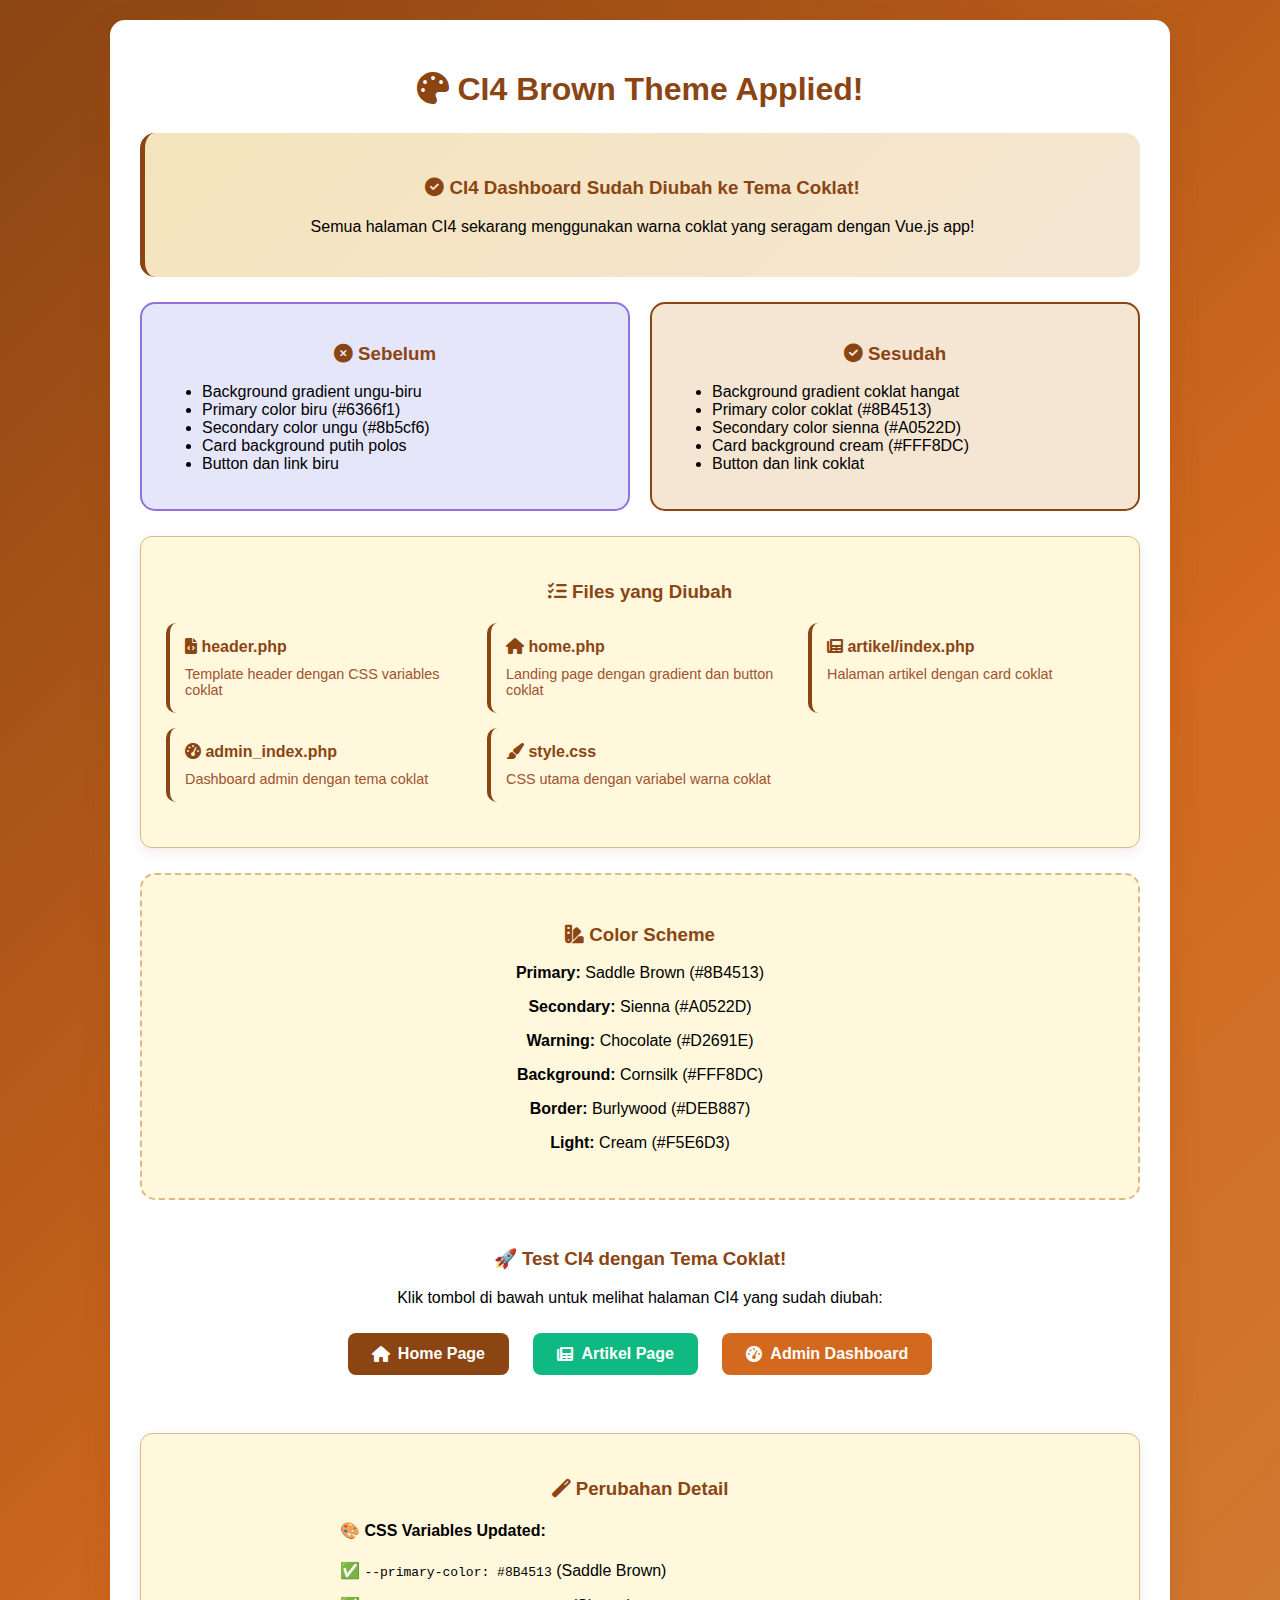
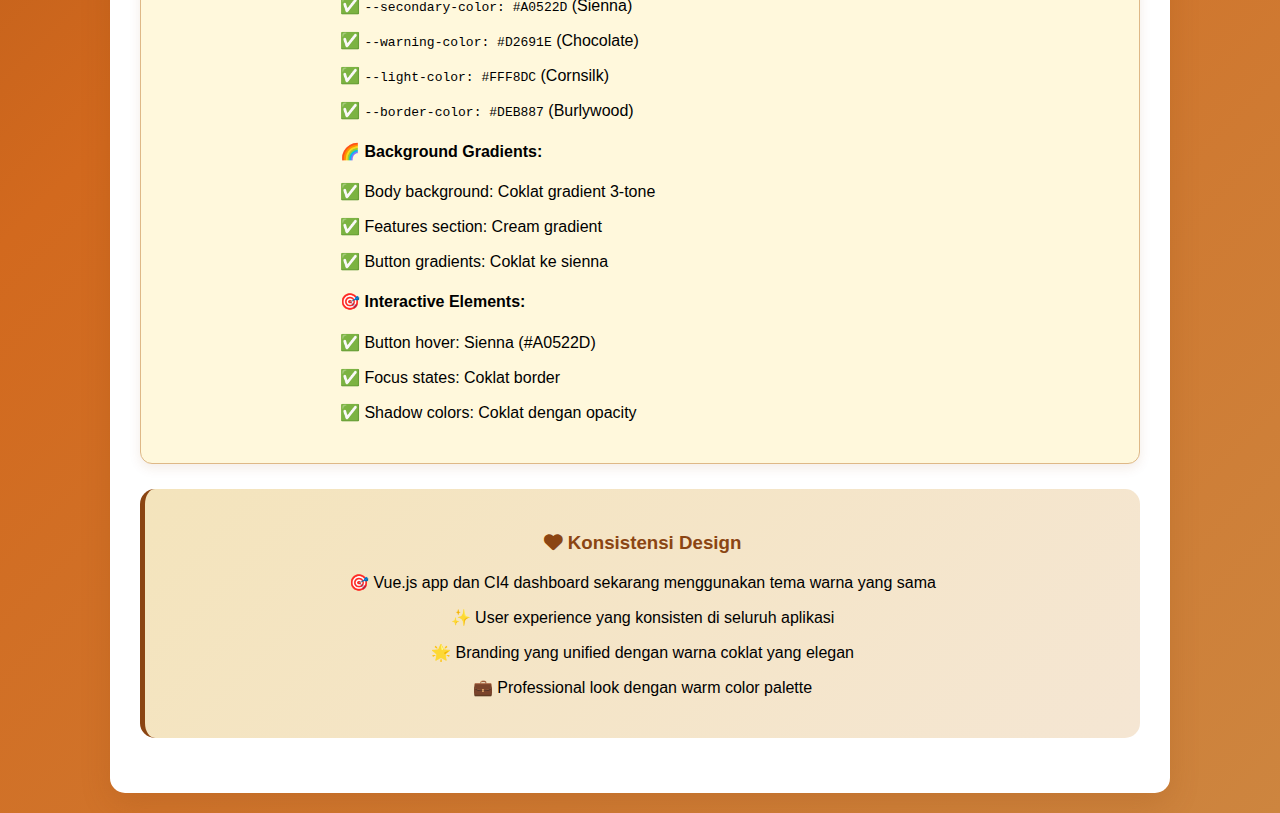
<file: preview-ci4-brown-theme.html>
<!DOCTYPE html>
<html lang="en">
<head>
    <meta charset="UTF-8">
    <meta name="viewport" content="width=device-width, initial-scale=1.0">
    <title>🎨 CI4 Brown Theme Preview</title>
    <style>
        body { 
            font-family: 'Arial', sans-serif; 
            margin: 0; 
            background: linear-gradient(135deg, #8B4513 0%, #D2691E 50%, #CD853F 100%);
            min-height: 100vh;
            padding: 20px;
        }
        .container { 
            max-width: 1000px; 
            margin: 0 auto; 
            background: white; 
            padding: 30px; 
            border-radius: 15px; 
            box-shadow: 0 10px 30px rgba(139, 69, 19, 0.2);
        }
        .preview-section { 
            background: #FFF8DC;
            border-radius: 12px;
            padding: 25px;
            margin: 20px 0;
            box-shadow: 0 4px 12px rgba(139, 69, 19, 0.1);
            border: 1px solid #DEB887;
        }
        .comparison {
            display: grid;
            grid-template-columns: 1fr 1fr;
            gap: 20px;
            margin: 25px 0;
        }
        .before, .after {
            padding: 20px;
            border-radius: 15px;
            text-align: center;
        }
        .before {
            background: #E6E6FA;
            border: 2px solid #9370DB;
        }
        .after {
            background: #F5E6D3;
            border: 2px solid #8B4513;
        }
        .btn {
            background: #8B4513;
            color: white;
            border: none;
            padding: 12px 24px;
            border-radius: 8px;
            cursor: pointer;
            font-weight: 600;
            margin: 10px;
            transition: all 0.3s ease;
            display: inline-flex;
            align-items: center;
            gap: 8px;
            text-decoration: none;
        }
        .btn:hover {
            background: #A0522D;
            transform: translateY(-2px);
        }
        .btn-success {
            background: #10b981;
        }
        .btn-warning {
            background: #D2691E;
        }
        h1, h2, h3 {
            color: #8B4513;
            text-align: center;
        }
        .highlight {
            background: linear-gradient(135deg, #F4E4BC, #F5E6D3);
            padding: 25px;
            border-radius: 15px;
            border-left: 5px solid #8B4513;
            margin: 25px 0;
            text-align: center;
        }
        .features-list {
            display: grid;
            grid-template-columns: repeat(auto-fit, minmax(250px, 1fr));
            gap: 15px;
            margin: 20px 0;
        }
        .feature-item {
            background: #FFF8DC;
            padding: 15px;
            border-radius: 10px;
            border-left: 4px solid #8B4513;
        }
        .feature-item h4 {
            margin: 0 0 10px 0;
            color: #8B4513;
        }
        .feature-item p {
            margin: 0;
            color: #A0522D;
            font-size: 0.9rem;
        }
        .mockup {
            background: #FFF8DC;
            border: 2px dashed #DEB887;
            border-radius: 15px;
            padding: 30px;
            margin: 25px 0;
            text-align: center;
        }
        @media (max-width: 768px) {
            .comparison {
                grid-template-columns: 1fr;
            }
            .container {
                margin: 10px;
                padding: 20px;
            }
        }
    </style>
    <link href="https://cdnjs.cloudflare.com/ajax/libs/font-awesome/6.0.0/css/all.min.css" rel="stylesheet">
</head>
<body>
    <div class="container">
        <h1 style="margin-bottom: 1rem;">
            <i class="fas fa-palette"></i> CI4 Brown Theme Applied!
        </h1>
        
        <div class="highlight">
            <h3><i class="fas fa-check-circle"></i> CI4 Dashboard Sudah Diubah ke Tema Coklat!</h3>
            <p>Semua halaman CI4 sekarang menggunakan warna coklat yang seragam dengan Vue.js app!</p>
        </div>

        <div class="comparison">
            <div class="before">
                <h3><i class="fas fa-times-circle"></i> Sebelum</h3>
                <ul style="text-align: left;">
                    <li>Background gradient ungu-biru</li>
                    <li>Primary color biru (#6366f1)</li>
                    <li>Secondary color ungu (#8b5cf6)</li>
                    <li>Card background putih polos</li>
                    <li>Button dan link biru</li>
                </ul>
            </div>
            <div class="after">
                <h3><i class="fas fa-check-circle"></i> Sesudah</h3>
                <ul style="text-align: left;">
                    <li>Background gradient coklat hangat</li>
                    <li>Primary color coklat (#8B4513)</li>
                    <li>Secondary color sienna (#A0522D)</li>
                    <li>Card background cream (#FFF8DC)</li>
                    <li>Button dan link coklat</li>
                </ul>
            </div>
        </div>

        <div class="preview-section">
            <h3><i class="fas fa-list-check"></i> Files yang Diubah</h3>
            
            <div class="features-list">
                <div class="feature-item">
                    <h4><i class="fas fa-file-code"></i> header.php</h4>
                    <p>Template header dengan CSS variables coklat</p>
                </div>
                <div class="feature-item">
                    <h4><i class="fas fa-home"></i> home.php</h4>
                    <p>Landing page dengan gradient dan button coklat</p>
                </div>
                <div class="feature-item">
                    <h4><i class="fas fa-newspaper"></i> artikel/index.php</h4>
                    <p>Halaman artikel dengan card coklat</p>
                </div>
                <div class="feature-item">
                    <h4><i class="fas fa-tachometer-alt"></i> admin_index.php</h4>
                    <p>Dashboard admin dengan tema coklat</p>
                </div>
                <div class="feature-item">
                    <h4><i class="fas fa-paint-brush"></i> style.css</h4>
                    <p>CSS utama dengan variabel warna coklat</p>
                </div>
            </div>
        </div>

        <div class="mockup">
            <h3><i class="fas fa-swatchbook"></i> Color Scheme</h3>
            <p><strong>Primary:</strong> Saddle Brown (#8B4513)</p>
            <p><strong>Secondary:</strong> Sienna (#A0522D)</p>
            <p><strong>Warning:</strong> Chocolate (#D2691E)</p>
            <p><strong>Background:</strong> Cornsilk (#FFF8DC)</p>
            <p><strong>Border:</strong> Burlywood (#DEB887)</p>
            <p><strong>Light:</strong> Cream (#F5E6D3)</p>
        </div>

        <div style="text-align: center; margin: 3rem 0;">
            <h3>🚀 Test CI4 dengan Tema Coklat!</h3>
            <p>Klik tombol di bawah untuk melihat halaman CI4 yang sudah diubah:</p>
            
            <a href="http://localhost/ci4/public/" target="_blank" class="btn">
                <i class="fas fa-home"></i> Home Page
            </a>
            
            <a href="http://localhost/ci4/public/artikel" target="_blank" class="btn btn-success">
                <i class="fas fa-newspaper"></i> Artikel Page
            </a>
            
            <a href="http://localhost/ci4/public/admin/artikel" target="_blank" class="btn btn-warning">
                <i class="fas fa-tachometer-alt"></i> Admin Dashboard
            </a>
        </div>

        <div class="preview-section">
            <h3><i class="fas fa-magic"></i> Perubahan Detail</h3>
            
            <div style="text-align: left; max-width: 600px; margin: 0 auto;">
                <h4>🎨 CSS Variables Updated:</h4>
                <p>✅ <code>--primary-color: #8B4513</code> (Saddle Brown)</p>
                <p>✅ <code>--secondary-color: #A0522D</code> (Sienna)</p>
                <p>✅ <code>--warning-color: #D2691E</code> (Chocolate)</p>
                <p>✅ <code>--light-color: #FFF8DC</code> (Cornsilk)</p>
                <p>✅ <code>--border-color: #DEB887</code> (Burlywood)</p>
                
                <h4>🌈 Background Gradients:</h4>
                <p>✅ Body background: Coklat gradient 3-tone</p>
                <p>✅ Features section: Cream gradient</p>
                <p>✅ Button gradients: Coklat ke sienna</p>
                
                <h4>🎯 Interactive Elements:</h4>
                <p>✅ Button hover: Sienna (#A0522D)</p>
                <p>✅ Focus states: Coklat border</p>
                <p>✅ Shadow colors: Coklat dengan opacity</p>
            </div>
        </div>

        <div class="highlight">
            <h3><i class="fas fa-heart"></i> Konsistensi Design</h3>
            <p>🎯 Vue.js app dan CI4 dashboard sekarang menggunakan tema warna yang sama</p>
            <p>✨ User experience yang konsisten di seluruh aplikasi</p>
            <p>🌟 Branding yang unified dengan warna coklat yang elegan</p>
            <p>💼 Professional look dengan warm color palette</p>
        </div>
    </div>
</body>
</html>
</file>
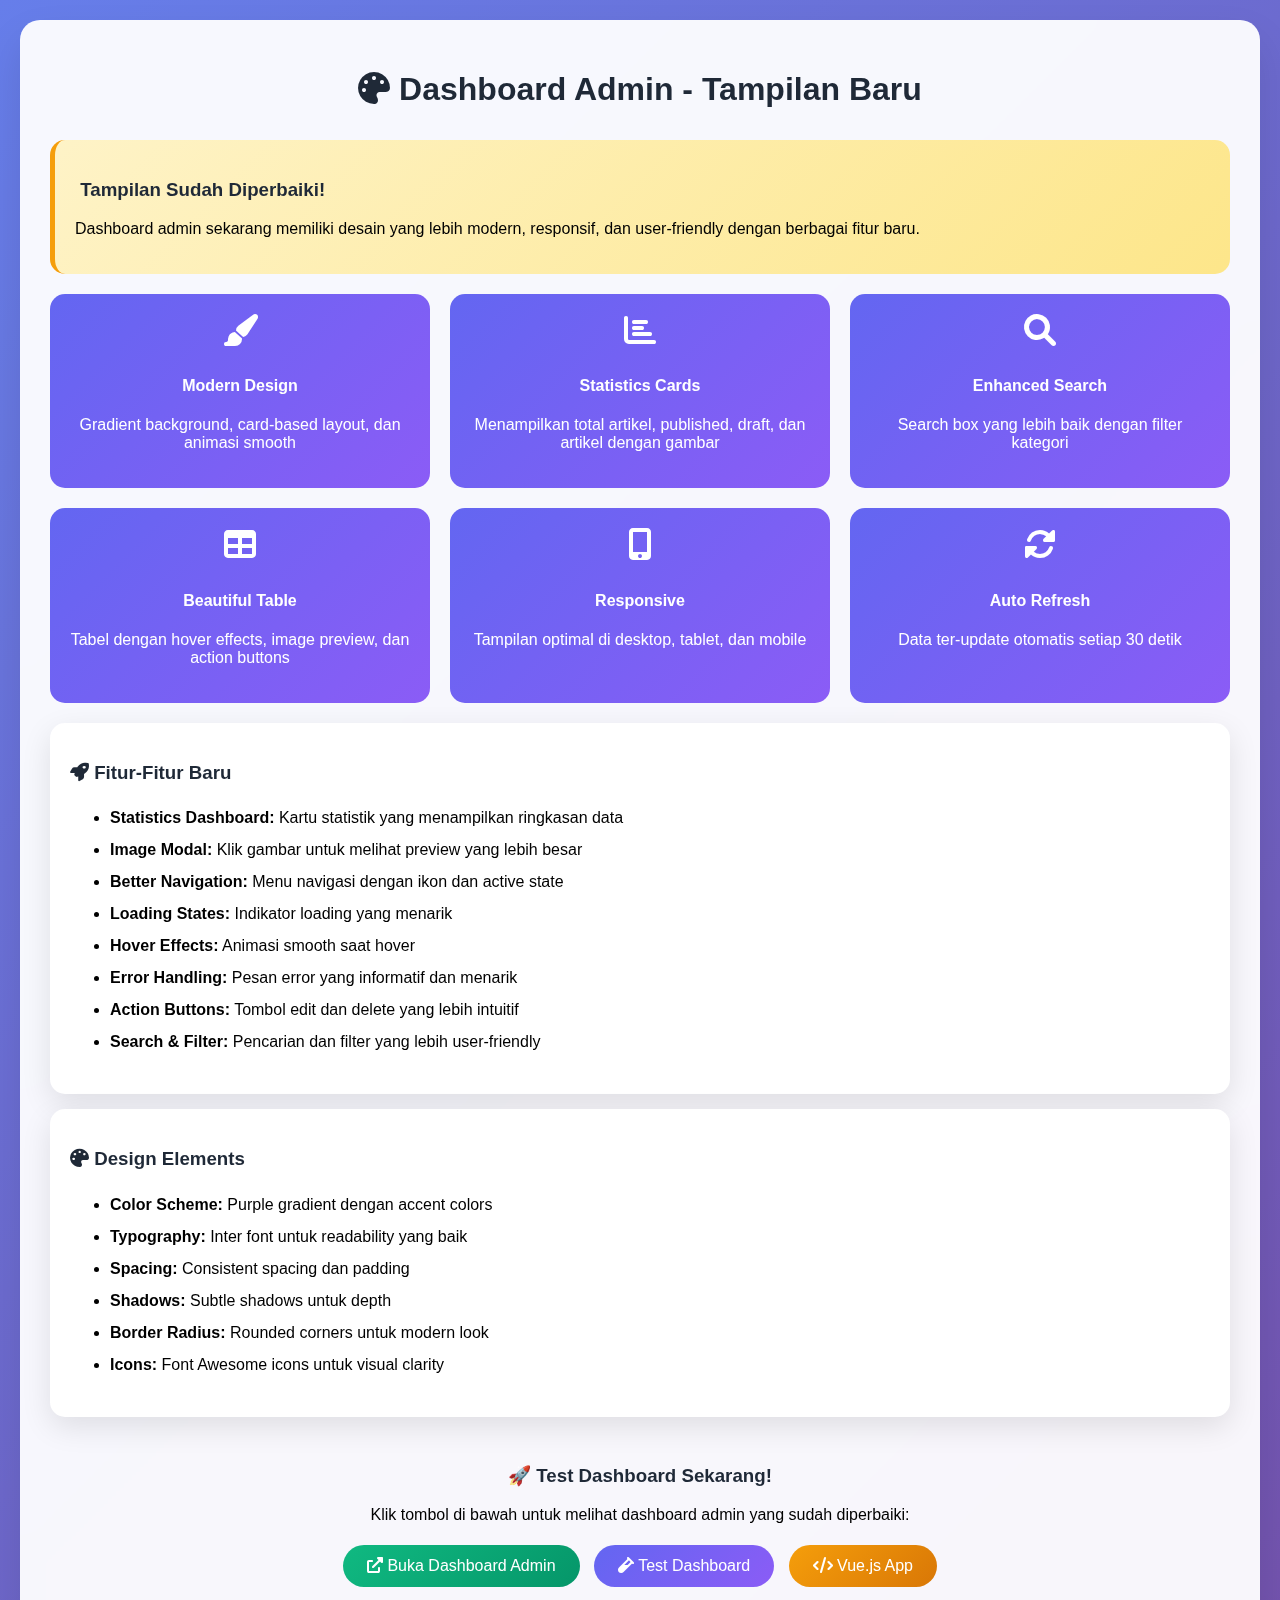
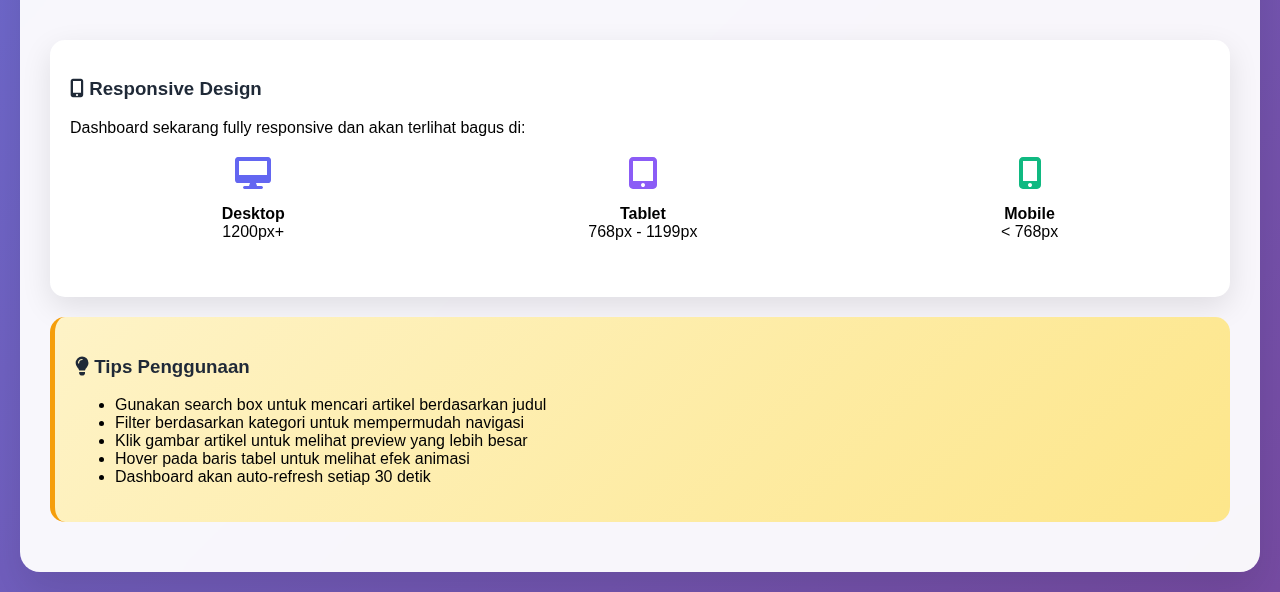
<file: preview-dashboard.html>
<!DOCTYPE html>
<html lang="en">
<head>
    <meta charset="UTF-8">
    <meta name="viewport" content="width=device-width, initial-scale=1.0">
    <title>🎨 Preview Dashboard Admin</title>
    <style>
        body { 
            font-family: 'Inter', sans-serif; 
            margin: 20px; 
            background: linear-gradient(135deg, #667eea 0%, #764ba2 100%);
            min-height: 100vh;
        }
        .container { 
            max-width: 1200px; 
            margin: 0 auto; 
            background: rgba(255,255,255,0.95); 
            padding: 30px; 
            border-radius: 20px; 
            box-shadow: 0 20px 40px rgba(0,0,0,0.1);
            backdrop-filter: blur(10px);
        }
        .preview-card { 
            background: white;
            border-radius: 15px;
            padding: 20px;
            margin: 15px 0;
            box-shadow: 0 10px 30px rgba(0,0,0,0.1);
            transition: transform 0.3s ease;
        }
        .preview-card:hover {
            transform: translateY(-5px);
        }
        .feature-list {
            display: grid;
            grid-template-columns: repeat(auto-fit, minmax(300px, 1fr));
            gap: 20px;
            margin: 20px 0;
        }
        .feature-item {
            background: linear-gradient(135deg, #6366f1, #8b5cf6);
            color: white;
            padding: 20px;
            border-radius: 15px;
            text-align: center;
        }
        .feature-item i {
            font-size: 2rem;
            margin-bottom: 10px;
        }
        .btn {
            display: inline-block;
            padding: 12px 24px;
            background: linear-gradient(135deg, #6366f1, #8b5cf6);
            color: white;
            text-decoration: none;
            border-radius: 50px;
            font-weight: 500;
            transition: all 0.3s ease;
            margin: 5px;
        }
        .btn:hover {
            transform: translateY(-2px);
            box-shadow: 0 5px 15px rgba(0,0,0,0.2);
        }
        .btn-success {
            background: linear-gradient(135deg, #10b981, #059669);
        }
        .btn-warning {
            background: linear-gradient(135deg, #f59e0b, #d97706);
        }
        .screenshot {
            width: 100%;
            border-radius: 10px;
            box-shadow: 0 10px 20px rgba(0,0,0,0.1);
            margin: 20px 0;
        }
        h1, h2, h3 {
            color: #1f2937;
        }
        .highlight {
            background: linear-gradient(135deg, #fef3c7, #fde68a);
            padding: 20px;
            border-radius: 15px;
            border-left: 5px solid #f59e0b;
            margin: 20px 0;
        }
    </style>
    <link href="https://cdnjs.cloudflare.com/ajax/libs/font-awesome/6.0.0/css/all.min.css" rel="stylesheet">
</head>
<body>
    <div class="container">
        <h1 style="text-align: center; margin-bottom: 2rem;">
            <i class="fas fa-palette"></i> Dashboard Admin - Tampilan Baru
        </h1>
        
        <div class="highlight">
            <h3><i class="fas fa-sparkles"></i> Tampilan Sudah Diperbaiki!</h3>
            <p>Dashboard admin sekarang memiliki desain yang lebih modern, responsif, dan user-friendly dengan berbagai fitur baru.</p>
        </div>

        <div class="feature-list">
            <div class="feature-item">
                <i class="fas fa-paint-brush"></i>
                <h4>Modern Design</h4>
                <p>Gradient background, card-based layout, dan animasi smooth</p>
            </div>
            <div class="feature-item">
                <i class="fas fa-chart-bar"></i>
                <h4>Statistics Cards</h4>
                <p>Menampilkan total artikel, published, draft, dan artikel dengan gambar</p>
            </div>
            <div class="feature-item">
                <i class="fas fa-search"></i>
                <h4>Enhanced Search</h4>
                <p>Search box yang lebih baik dengan filter kategori</p>
            </div>
            <div class="feature-item">
                <i class="fas fa-table"></i>
                <h4>Beautiful Table</h4>
                <p>Tabel dengan hover effects, image preview, dan action buttons</p>
            </div>
            <div class="feature-item">
                <i class="fas fa-mobile-alt"></i>
                <h4>Responsive</h4>
                <p>Tampilan optimal di desktop, tablet, dan mobile</p>
            </div>
            <div class="feature-item">
                <i class="fas fa-sync-alt"></i>
                <h4>Auto Refresh</h4>
                <p>Data ter-update otomatis setiap 30 detik</p>
            </div>
        </div>

        <div class="preview-card">
            <h3><i class="fas fa-rocket"></i> Fitur-Fitur Baru</h3>
            <ul style="line-height: 2;">
                <li><strong>Statistics Dashboard:</strong> Kartu statistik yang menampilkan ringkasan data</li>
                <li><strong>Image Modal:</strong> Klik gambar untuk melihat preview yang lebih besar</li>
                <li><strong>Better Navigation:</strong> Menu navigasi dengan ikon dan active state</li>
                <li><strong>Loading States:</strong> Indikator loading yang menarik</li>
                <li><strong>Hover Effects:</strong> Animasi smooth saat hover</li>
                <li><strong>Error Handling:</strong> Pesan error yang informatif dan menarik</li>
                <li><strong>Action Buttons:</strong> Tombol edit dan delete yang lebih intuitif</li>
                <li><strong>Search & Filter:</strong> Pencarian dan filter yang lebih user-friendly</li>
            </ul>
        </div>

        <div class="preview-card">
            <h3><i class="fas fa-palette"></i> Design Elements</h3>
            <ul style="line-height: 2;">
                <li><strong>Color Scheme:</strong> Purple gradient dengan accent colors</li>
                <li><strong>Typography:</strong> Inter font untuk readability yang baik</li>
                <li><strong>Spacing:</strong> Consistent spacing dan padding</li>
                <li><strong>Shadows:</strong> Subtle shadows untuk depth</li>
                <li><strong>Border Radius:</strong> Rounded corners untuk modern look</li>
                <li><strong>Icons:</strong> Font Awesome icons untuk visual clarity</li>
            </ul>
        </div>

        <div style="text-align: center; margin: 3rem 0;">
            <h3>🚀 Test Dashboard Sekarang!</h3>
            <p>Klik tombol di bawah untuk melihat dashboard admin yang sudah diperbaiki:</p>
            
            <a href="http://localhost/ci4/public/admin/artikel" target="_blank" class="btn btn-success">
                <i class="fas fa-external-link-alt"></i> Buka Dashboard Admin
            </a>
            
            <a href="http://localhost/ci4/test-admin.html" target="_blank" class="btn">
                <i class="fas fa-vial"></i> Test Dashboard
            </a>
            
            <a href="http://localhost/lab8_vuejs/index.html" target="_blank" class="btn btn-warning">
                <i class="fas fa-code"></i> Vue.js App
            </a>
        </div>

        <div class="preview-card">
            <h3><i class="fas fa-mobile-alt"></i> Responsive Design</h3>
            <p>Dashboard sekarang fully responsive dan akan terlihat bagus di:</p>
            <div style="display: flex; justify-content: space-around; margin: 20px 0;">
                <div style="text-align: center;">
                    <i class="fas fa-desktop fa-2x" style="color: #6366f1;"></i>
                    <p><strong>Desktop</strong><br>1200px+</p>
                </div>
                <div style="text-align: center;">
                    <i class="fas fa-tablet-alt fa-2x" style="color: #8b5cf6;"></i>
                    <p><strong>Tablet</strong><br>768px - 1199px</p>
                </div>
                <div style="text-align: center;">
                    <i class="fas fa-mobile-alt fa-2x" style="color: #10b981;"></i>
                    <p><strong>Mobile</strong><br>< 768px</p>
                </div>
            </div>
        </div>

        <div class="highlight">
            <h3><i class="fas fa-lightbulb"></i> Tips Penggunaan</h3>
            <ul>
                <li>Gunakan search box untuk mencari artikel berdasarkan judul</li>
                <li>Filter berdasarkan kategori untuk mempermudah navigasi</li>
                <li>Klik gambar artikel untuk melihat preview yang lebih besar</li>
                <li>Hover pada baris tabel untuk melihat efek animasi</li>
                <li>Dashboard akan auto-refresh setiap 30 detik</li>
            </ul>
        </div>
    </div>
</body>
</html>
</file>
